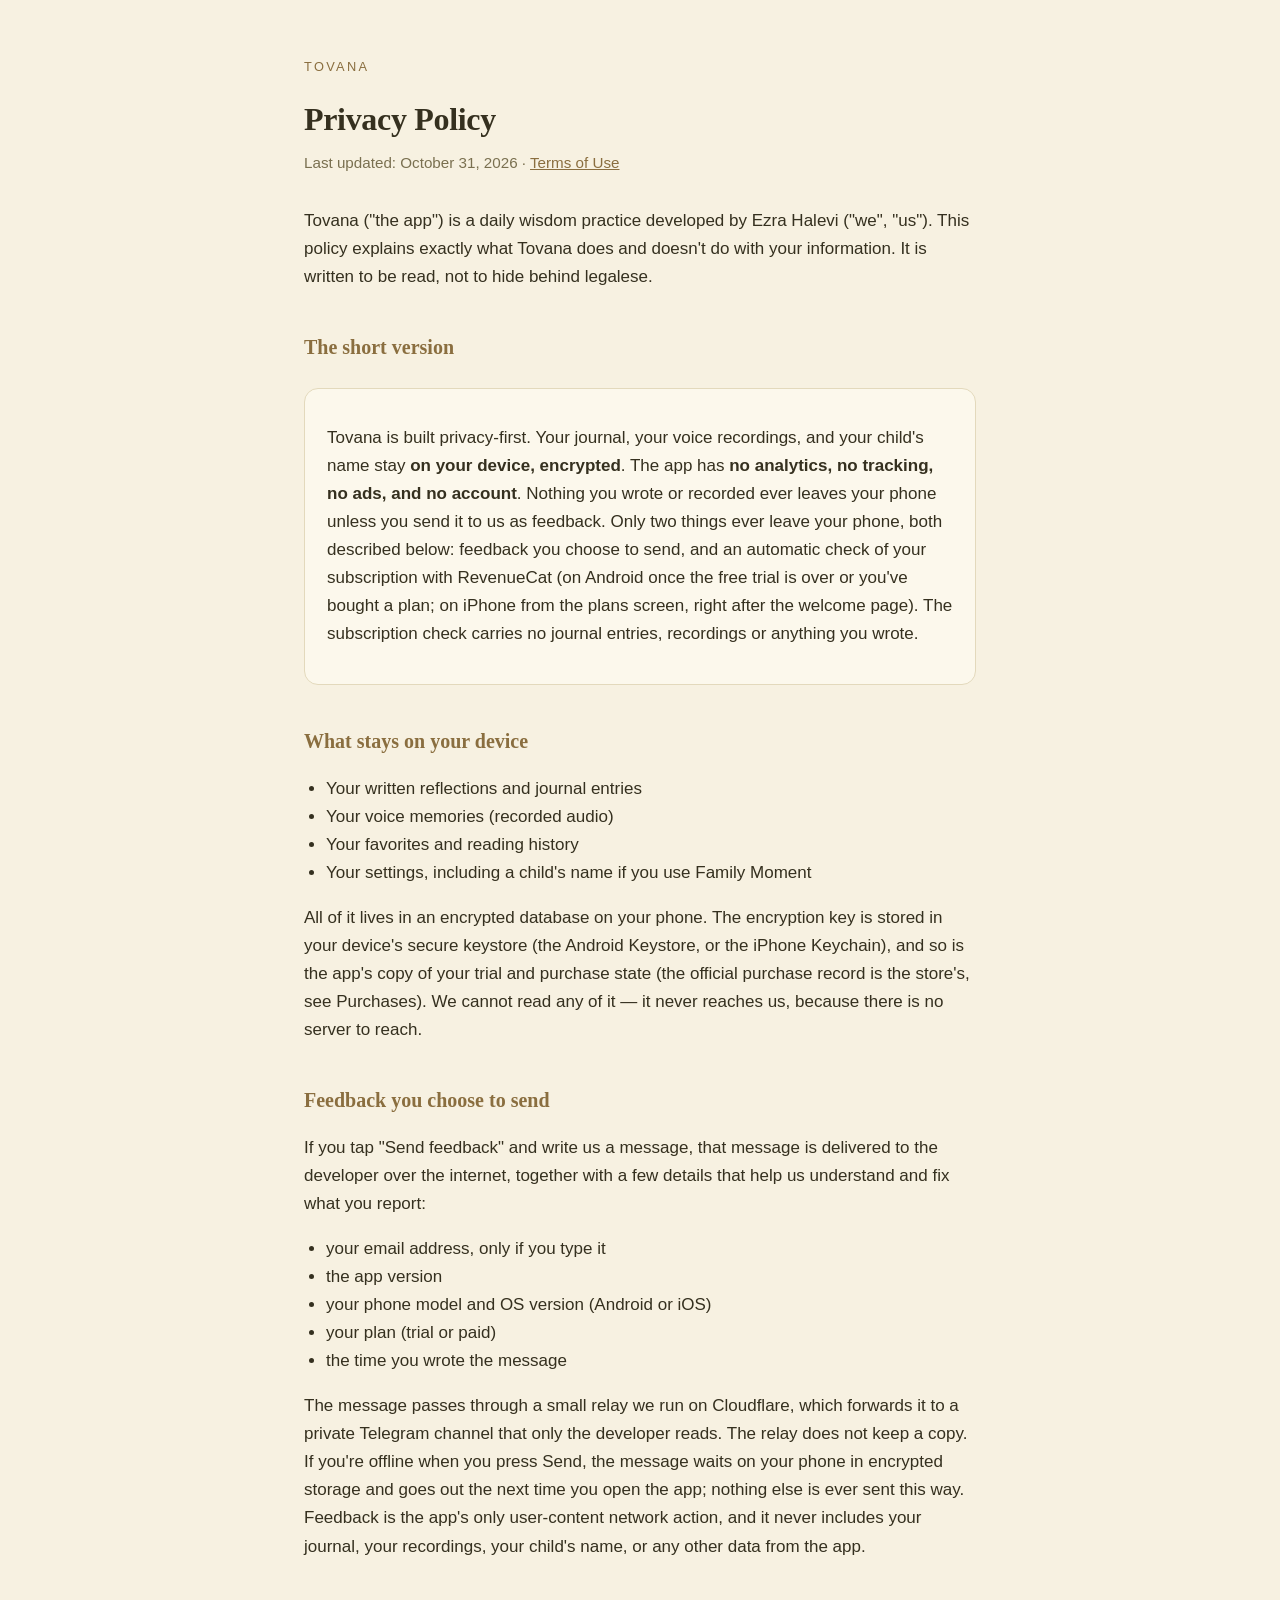
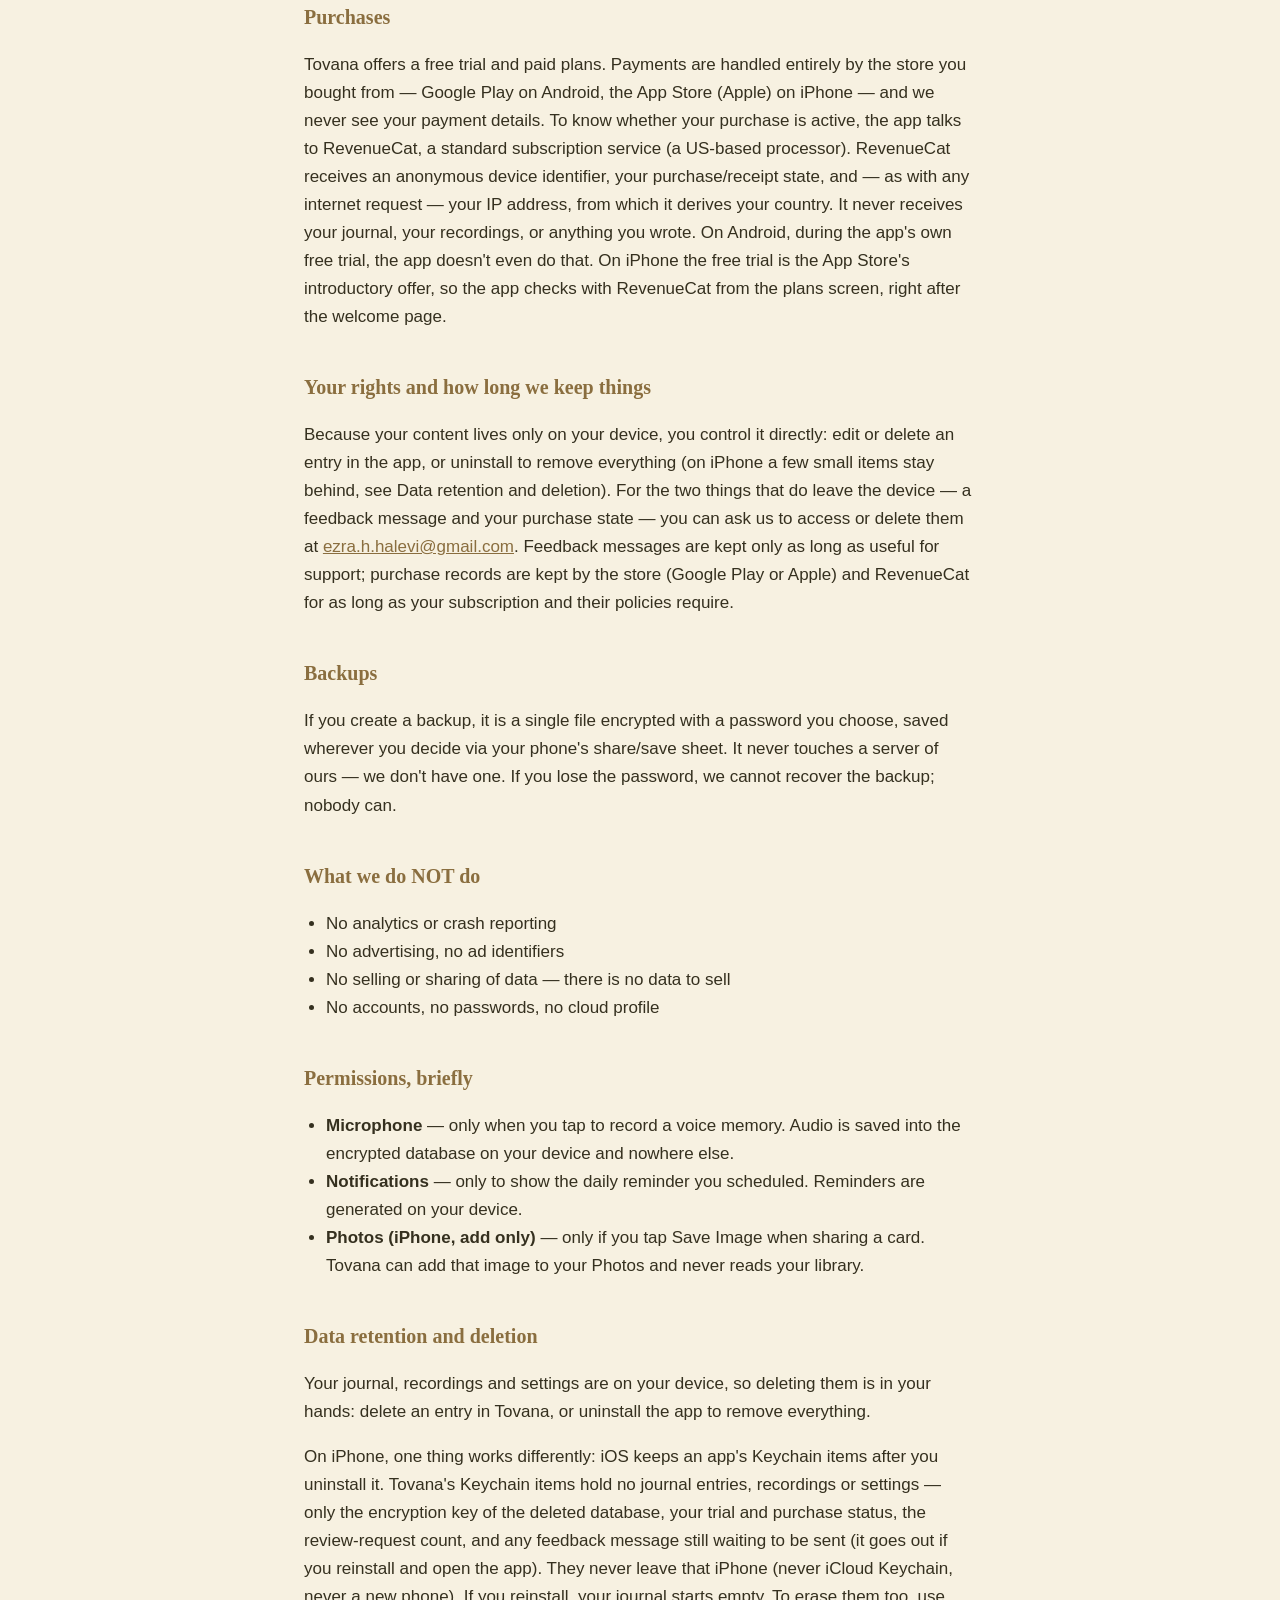
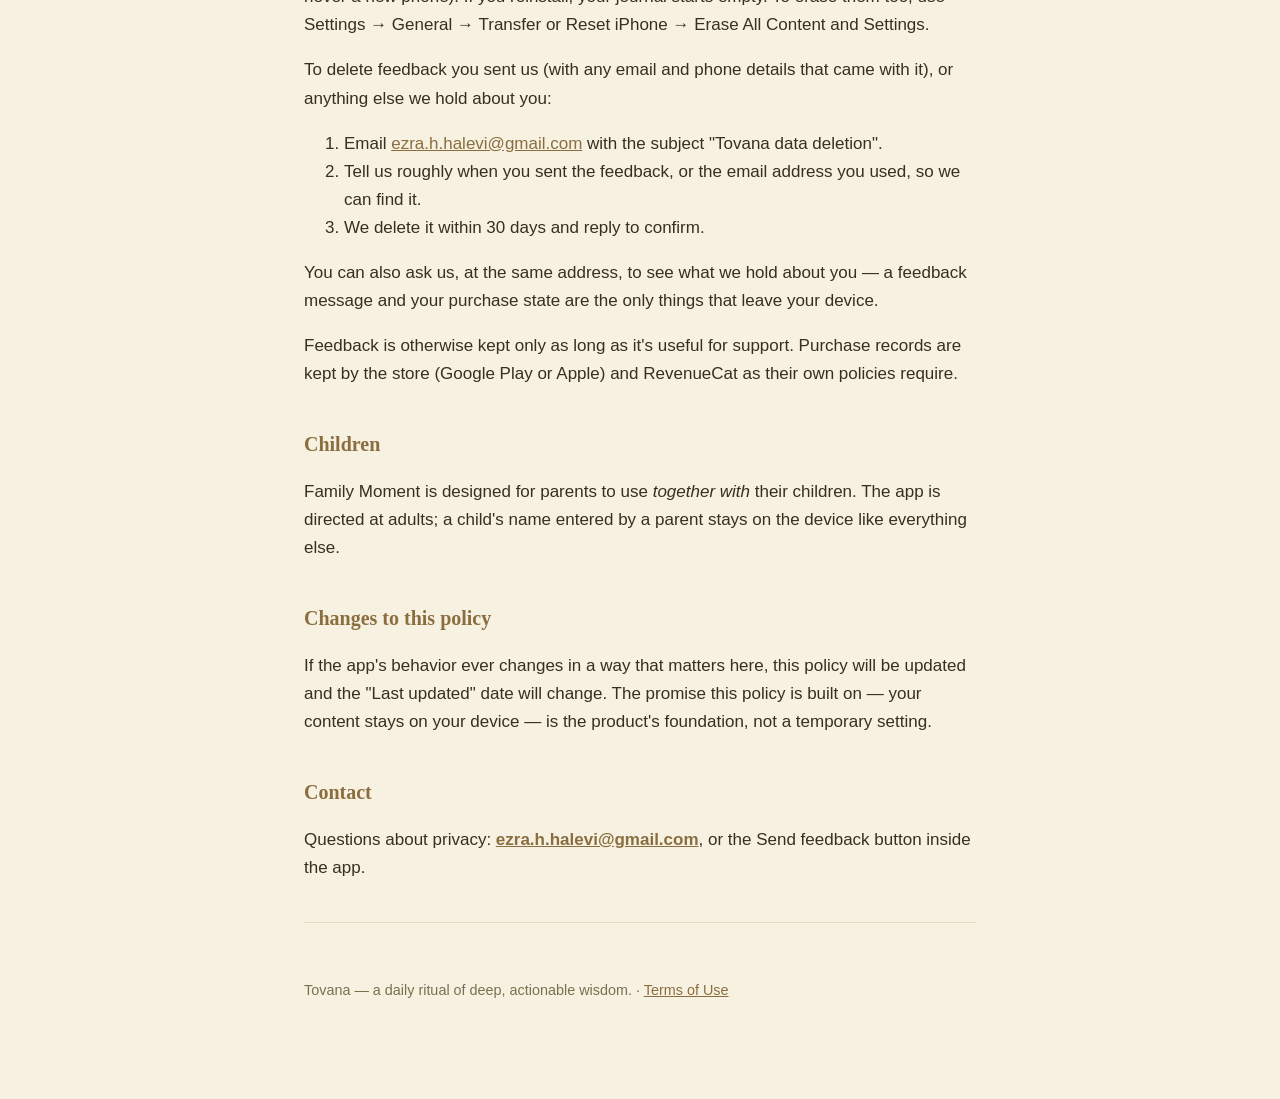
<file: index.html>
<!DOCTYPE html>
<html lang="en">
<head>
  <meta charset="utf-8">
  <meta name="viewport" content="width=device-width, initial-scale=1">
  <title>Privacy Policy — Tovana</title>
  <meta name="description" content="Privacy policy for Tovana, a daily wisdom practice. Privacy-first: your journal stays on your device, encrypted. No analytics, no tracking, no ads, no account.">
  <link rel="stylesheet" href="style.css">
</head>
<body>
<main>
  <p class="brand">Tovana</p>
  <h1>Privacy Policy</h1>
  <p class="updated">Last updated: October 31, 2026 · <a href="terms.html">Terms of Use</a></p>

  <p>Tovana ("the app") is a daily wisdom practice developed by Ezra Halevi ("we", "us"). This policy explains exactly what Tovana does and doesn't do with your information. It is written to be read, not to hide behind legalese.</p>

  <h2>The short version</h2>
  <div class="card">
    <p>Tovana is built privacy-first. Your journal, your voice recordings, and your child's name stay <strong>on your device, encrypted</strong>. The app has <strong>no analytics, no tracking, no ads, and no account</strong>. Nothing you wrote or recorded ever leaves your phone unless you send it to us as feedback. Only two things ever leave your phone, both described below: feedback you choose to send, and an automatic check of your subscription with RevenueCat (on Android once the free trial is over or you've bought a plan; on iPhone from the plans screen, right after the welcome page). The subscription check carries no journal entries, recordings or anything you wrote.</p>
  </div>

  <h2>What stays on your device</h2>
  <ul>
    <li>Your written reflections and journal entries</li>
    <li>Your voice memories (recorded audio)</li>
    <li>Your favorites and reading history</li>
    <li>Your settings, including a child's name if you use Family Moment</li>
  </ul>
  <p>All of it lives in an encrypted database on your phone. The encryption key is stored in your device's secure keystore (the Android Keystore, or the iPhone Keychain), and so is the app's copy of your trial and purchase state (the official purchase record is the store's, see Purchases). We cannot read any of it — it never reaches us, because there is no server to reach.</p>

  <h2>Feedback you choose to send</h2>
  <p>If you tap "Send feedback" and write us a message, that message is delivered to the developer over the internet, together with a few details that help us understand and fix what you report:</p>
  <ul>
    <li>your email address, only if you type it</li>
    <li>the app version</li>
    <li>your phone model and OS version (Android or iOS)</li>
    <li>your plan (trial or paid)</li>
    <li>the time you wrote the message</li>
  </ul>
  <p>The message passes through a small relay we run on Cloudflare, which forwards it to a private Telegram channel that only the developer reads. The relay does not keep a copy. If you're offline when you press Send, the message waits on your phone in encrypted storage and goes out the next time you open the app; nothing else is ever sent this way. Feedback is the app's only user-content network action, and it never includes your journal, your recordings, your child's name, or any other data from the app.</p>

  <h2>Purchases</h2>
  <p>Tovana offers a free trial and paid plans. Payments are handled entirely by the store you bought from — Google Play on Android, the App Store (Apple) on iPhone — and we never see your payment details. To know whether your purchase is active, the app talks to RevenueCat, a standard subscription service (a US-based processor). RevenueCat receives an anonymous device identifier, your purchase/receipt state, and — as with any internet request — your IP address, from which it derives your country. It never receives your journal, your recordings, or anything you wrote. On Android, during the app's own free trial, the app doesn't even do that. On iPhone the free trial is the App Store's introductory offer, so the app checks with RevenueCat from the plans screen, right after the welcome page.</p>

  <h2>Your rights and how long we keep things</h2>
  <p>Because your content lives only on your device, you control it directly: edit or delete an entry in the app, or uninstall to remove everything (on iPhone a few small items stay behind, see Data retention and deletion). For the two things that do leave the device — a feedback message and your purchase state — you can ask us to access or delete them at <a href="mailto:ezra.h.halevi@gmail.com">ezra.h.halevi@gmail.com</a>. Feedback messages are kept only as long as useful for support; purchase records are kept by the store (Google Play or Apple) and RevenueCat for as long as your subscription and their policies require.</p>

  <h2>Backups</h2>
  <p>If you create a backup, it is a single file encrypted with a password you choose, saved wherever you decide via your phone's share/save sheet. It never touches a server of ours — we don't have one. If you lose the password, we cannot recover the backup; nobody can.</p>

  <h2>What we do NOT do</h2>
  <ul>
    <li>No analytics or crash reporting</li>
    <li>No advertising, no ad identifiers</li>
    <li>No selling or sharing of data — there is no data to sell</li>
    <li>No accounts, no passwords, no cloud profile</li>
  </ul>

  <h2>Permissions, briefly</h2>
  <ul>
    <li><strong>Microphone</strong> — only when you tap to record a voice memory. Audio is saved into the encrypted database on your device and nowhere else.</li>
    <li><strong>Notifications</strong> — only to show the daily reminder you scheduled. Reminders are generated on your device.</li>
    <li><strong>Photos (iPhone, add only)</strong> — only if you tap Save Image when sharing a card. Tovana can add that image to your Photos and never reads your library.</li>
  </ul>

  <h2 id="delete">Data retention and deletion</h2>
  <p>Your journal, recordings and settings are on your device, so deleting them is in your hands: delete an entry in Tovana, or uninstall the app to remove everything.</p>
  <p>On iPhone, one thing works differently: iOS keeps an app's Keychain items after you uninstall it. Tovana's Keychain items hold no journal entries, recordings or settings — only the encryption key of the deleted database, your trial and purchase status, the review-request count, and any feedback message still waiting to be sent (it goes out if you reinstall and open the app). They never leave that iPhone (never iCloud Keychain, never a new phone). If you reinstall, your journal starts empty. To erase them too, use Settings → General → Transfer or Reset iPhone → Erase All Content and Settings.</p>
  <p>To delete feedback you sent us (with any email and phone details that came with it), or anything else we hold about you:</p>
  <ol>
    <li>Email <a href="mailto:ezra.h.halevi@gmail.com?subject=Tovana%20data%20deletion">ezra.h.halevi@gmail.com</a> with the subject "Tovana data deletion".</li>
    <li>Tell us roughly when you sent the feedback, or the email address you used, so we can find it.</li>
    <li>We delete it within 30 days and reply to confirm.</li>
  </ol>
  <p>You can also ask us, at the same address, to see what we hold about you — a feedback message and your purchase state are the only things that leave your device.</p>
  <p>Feedback is otherwise kept only as long as it's useful for support. Purchase records are kept by the store (Google Play or Apple) and RevenueCat as their own policies require.</p>

  <h2>Children</h2>
  <p>Family Moment is designed for parents to use <em>together with</em> their children. The app is directed at adults; a child's name entered by a parent stays on the device like everything else.</p>

  <h2>Changes to this policy</h2>
  <p>If the app's behavior ever changes in a way that matters here, this policy will be updated and the "Last updated" date will change. The promise this policy is built on — your content stays on your device — is the product's foundation, not a temporary setting.</p>

  <h2>Contact</h2>
  <p>Questions about privacy: <strong><a href="mailto:ezra.h.halevi@gmail.com">ezra.h.halevi@gmail.com</a></strong>, or the Send feedback button inside the app.</p>

  <hr class="divider">
  <footer>Tovana — a daily ritual of deep, actionable wisdom. · <a href="terms.html">Terms of Use</a></footer>
</main>
</body>
</html>
</file>
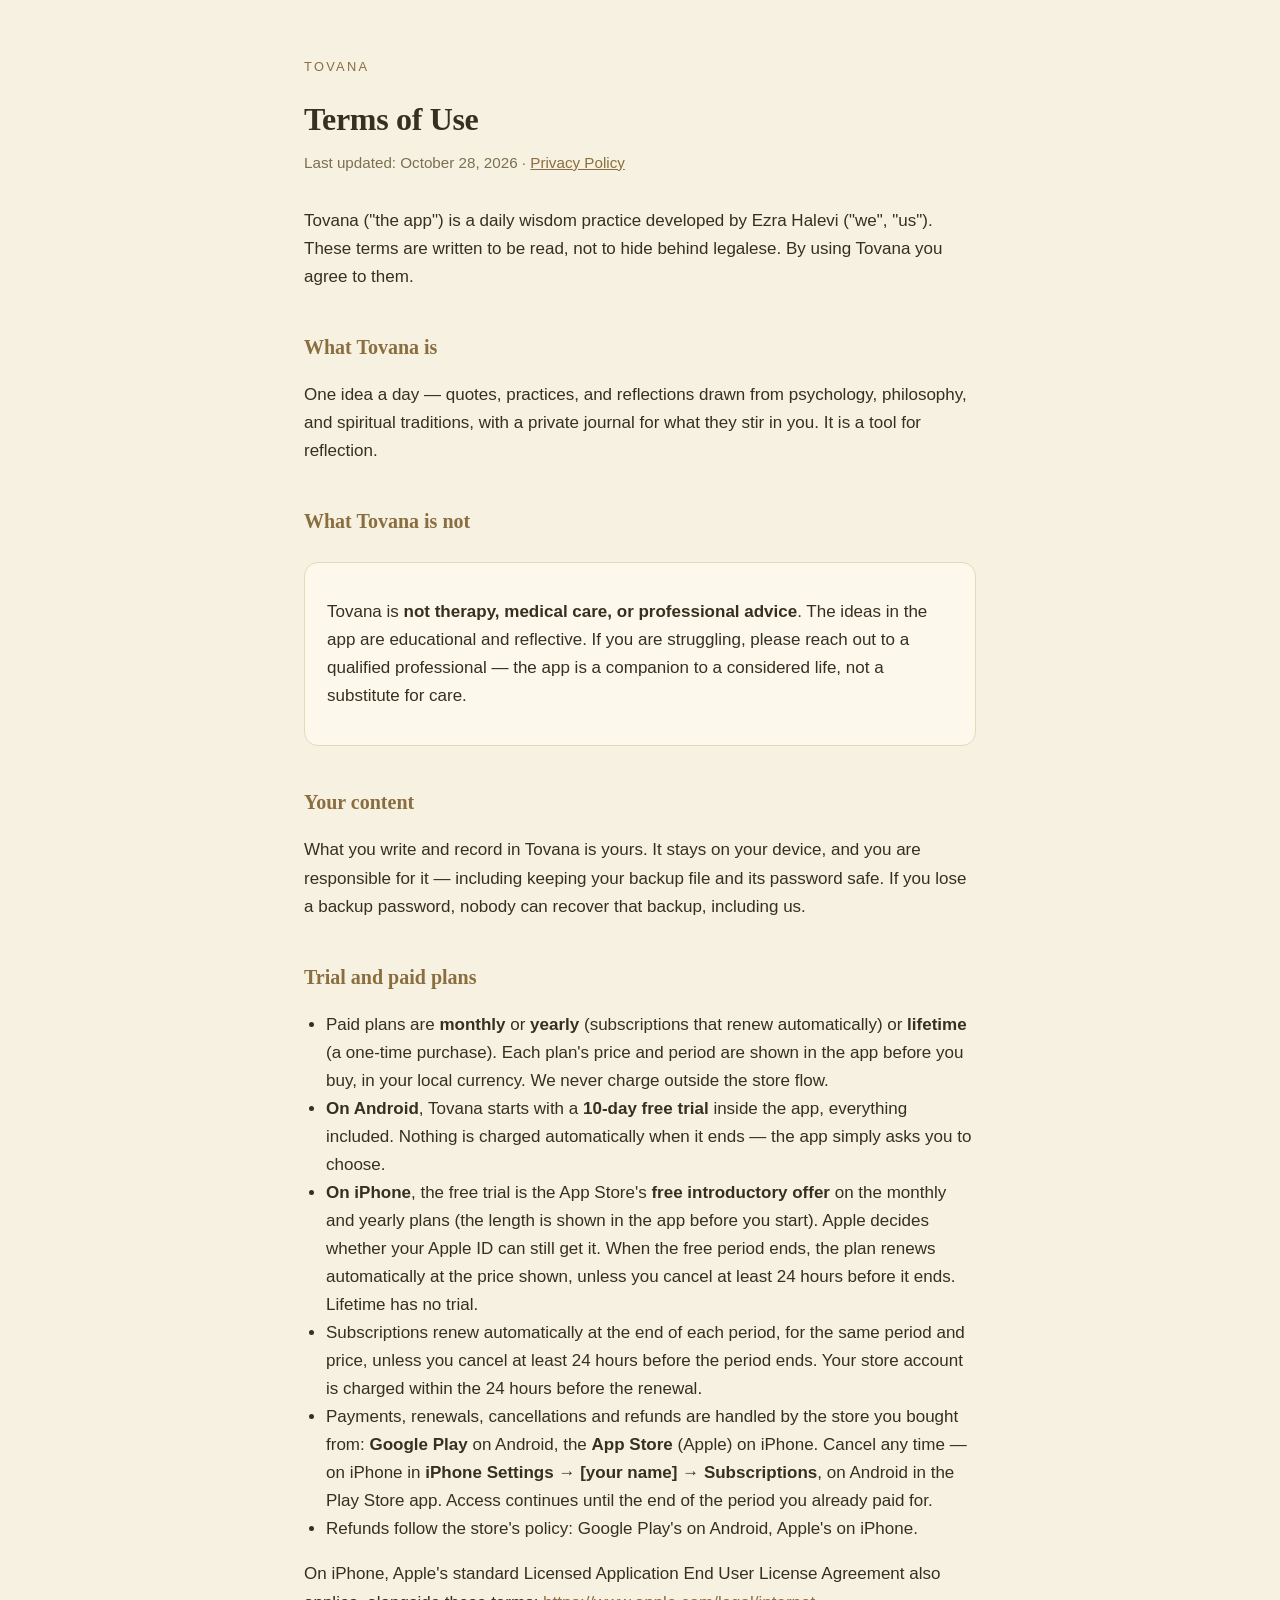
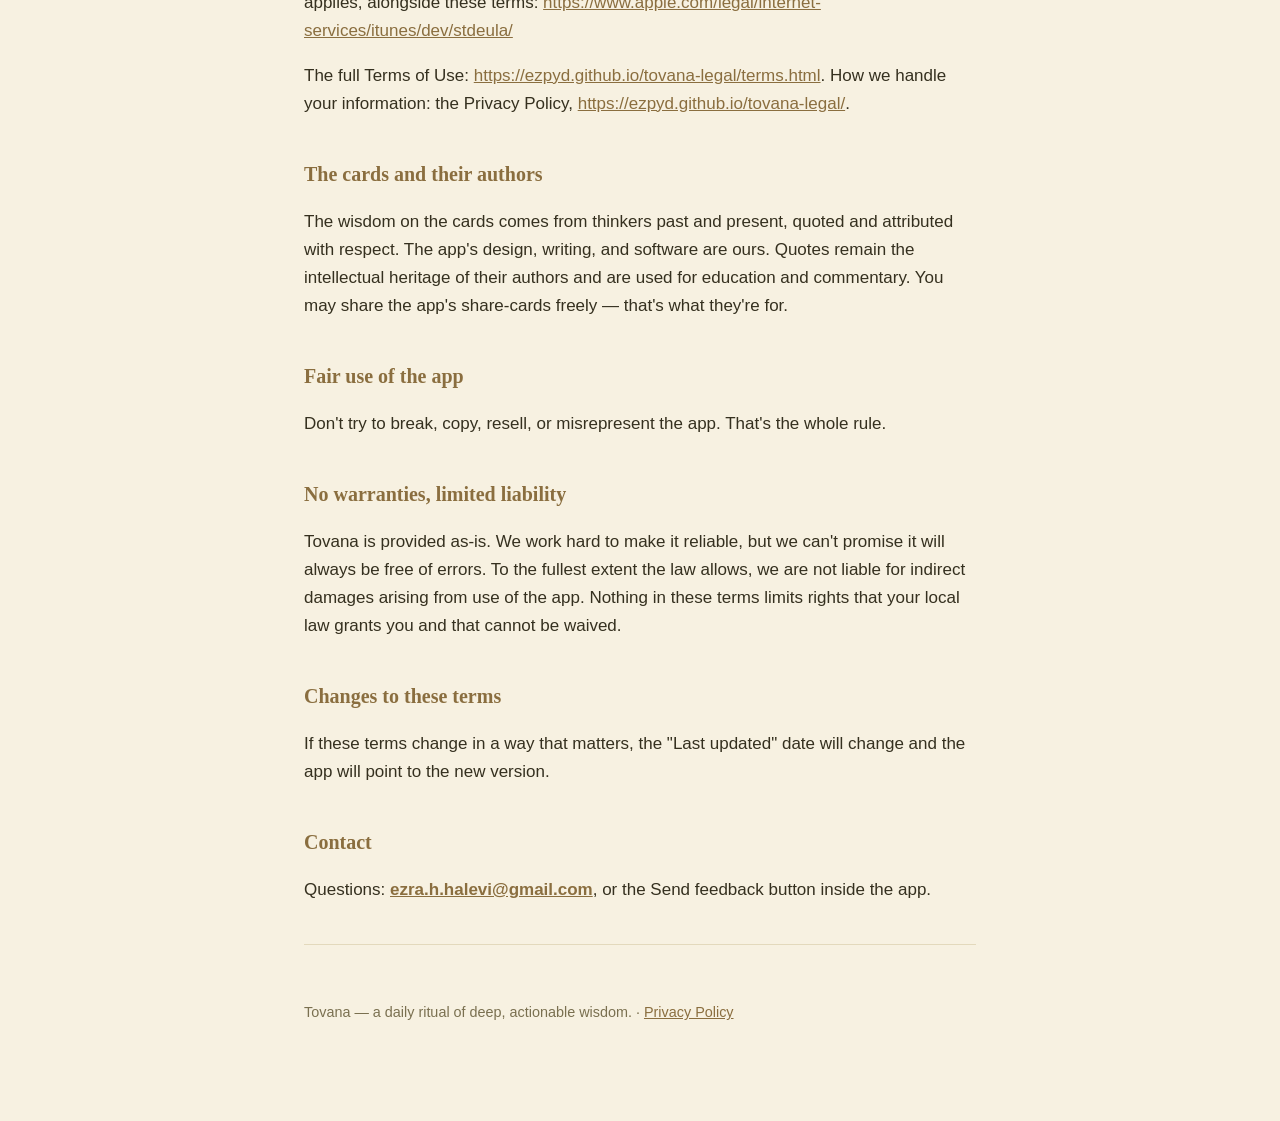
<file: terms.html>
<!DOCTYPE html>
<html lang="en">
<head>
  <meta charset="utf-8">
  <meta name="viewport" content="width=device-width, initial-scale=1">
  <title>Terms of Use — Tovana</title>
  <meta name="description" content="Terms of use for Tovana, a daily wisdom practice: free trial, plans, your content, and what the app is and isn&#x27;t.">
  <link rel="stylesheet" href="style.css">
</head>
<body>
<main>
  <p class="brand">Tovana</p>
  <h1>Terms of Use</h1>
  <p class="updated">Last updated: October 28, 2026 · <a href="index.html">Privacy Policy</a></p>

  <p>Tovana ("the app") is a daily wisdom practice developed by Ezra Halevi ("we", "us"). These terms are written to be read, not to hide behind legalese. By using Tovana you agree to them.</p>

  <h2>What Tovana is</h2>
  <p>One idea a day — quotes, practices, and reflections drawn from psychology, philosophy, and spiritual traditions, with a private journal for what they stir in you. It is a tool for reflection.</p>

  <h2>What Tovana is not</h2>
  <div class="card">
    <p>Tovana is <strong>not therapy, medical care, or professional advice</strong>. The ideas in the app are educational and reflective. If you are struggling, please reach out to a qualified professional — the app is a companion to a considered life, not a substitute for care.</p>
  </div>

  <h2>Your content</h2>
  <p>What you write and record in Tovana is yours. It stays on your device, and you are responsible for it — including keeping your backup file and its password safe. If you lose a backup password, nobody can recover that backup, including us.</p>

  <h2>Trial and paid plans</h2>
  <ul>
    <li>Paid plans are <strong>monthly</strong> or <strong>yearly</strong> (subscriptions that renew automatically) or <strong>lifetime</strong> (a one-time purchase). Each plan's price and period are shown in the app before you buy, in your local currency. We never charge outside the store flow.</li>
    <li><strong>On Android</strong>, Tovana starts with a <strong>10-day free trial</strong> inside the app, everything included. Nothing is charged automatically when it ends — the app simply asks you to choose.</li>
    <li><strong>On iPhone</strong>, the free trial is the App Store's <strong>free introductory offer</strong> on the monthly and yearly plans (the length is shown in the app before you start). Apple decides whether your Apple ID can still get it. When the free period ends, the plan renews automatically at the price shown, unless you cancel at least 24 hours before it ends. Lifetime has no trial.</li>
    <li>Subscriptions renew automatically at the end of each period, for the same period and price, unless you cancel at least 24 hours before the period ends. Your store account is charged within the 24 hours before the renewal.</li>
    <li>Payments, renewals, cancellations and refunds are handled by the store you bought from: <strong>Google Play</strong> on Android, the <strong>App Store</strong> (Apple) on iPhone. Cancel any time — on iPhone in <strong>iPhone Settings → [your name] → Subscriptions</strong>, on Android in the Play Store app. Access continues until the end of the period you already paid for.</li>
    <li>Refunds follow the store's policy: Google Play's on Android, Apple's on iPhone.</li>
  </ul>
  <p>On iPhone, Apple's standard Licensed Application End User License Agreement also applies, alongside these terms: <a href="https://www.apple.com/legal/internet-services/itunes/dev/stdeula/">https://www.apple.com/legal/internet-services/itunes/dev/stdeula/</a></p>
  <p>The full Terms of Use: <a href="https://ezpyd.github.io/tovana-legal/terms.html">https://ezpyd.github.io/tovana-legal/terms.html</a>. How we handle your information: the Privacy Policy, <a href="https://ezpyd.github.io/tovana-legal/">https://ezpyd.github.io/tovana-legal/</a>.</p>

  <h2>The cards and their authors</h2>
  <p>The wisdom on the cards comes from thinkers past and present, quoted and attributed with respect. The app's design, writing, and software are ours. Quotes remain the intellectual heritage of their authors and are used for education and commentary. You may share the app's share-cards freely — that's what they're for.</p>

  <h2>Fair use of the app</h2>
  <p>Don't try to break, copy, resell, or misrepresent the app. That's the whole rule.</p>

  <h2>No warranties, limited liability</h2>
  <p>Tovana is provided as-is. We work hard to make it reliable, but we can't promise it will always be free of errors. To the fullest extent the law allows, we are not liable for indirect damages arising from use of the app. Nothing in these terms limits rights that your local law grants you and that cannot be waived.</p>

  <h2>Changes to these terms</h2>
  <p>If these terms change in a way that matters, the "Last updated" date will change and the app will point to the new version.</p>

  <h2>Contact</h2>
  <p>Questions: <strong><a href="mailto:ezra.h.halevi@gmail.com">ezra.h.halevi@gmail.com</a></strong>, or the Send feedback button inside the app.</p>

  <hr class="divider">
  <footer>Tovana — a daily ritual of deep, actionable wisdom. · <a href="index.html">Privacy Policy</a></footer>
</main>
</body>
</html>
</file>
<file: style.css>
:root {
  --paper: #F7F1E1;
  --paper-high: #FCF8EC;
  --ink: #35301F;
  --ink-muted: #7A7050;
  --gold: #8A6E3F;
  --outline: #E3D9BC;
}
* { box-sizing: border-box; }
html { -webkit-text-size-adjust: 100%; }
body {
  margin: 0;
  background: var(--paper);
  color: var(--ink);
  font-family: -apple-system, BlinkMacSystemFont, "Segoe UI", Roboto, Helvetica, Arial, sans-serif;
  line-height: 1.65;
  font-size: 17px;
}
main {
  max-width: 720px;
  margin: 0 auto;
  padding: 56px 24px 96px;
}
.brand {
  font-size: 0.8rem;
  letter-spacing: 0.18em;
  text-transform: uppercase;
  color: var(--gold);
  margin: 0 0 16px;
}
h1 {
  font-family: Georgia, "Times New Roman", serif;
  font-size: 2rem;
  margin: 0 0 4px;
  letter-spacing: -0.01em;
}
.updated { color: var(--ink-muted); font-size: 0.95rem; margin: 0 0 32px; }
h2 {
  font-family: Georgia, "Times New Roman", serif;
  font-size: 1.25rem;
  margin: 40px 0 10px;
  color: var(--gold);
}
p, li { color: var(--ink); }
strong { color: var(--ink); }
ul { padding-left: 22px; }
a { color: var(--gold); }
.divider {
  border: none;
  border-top: 1px solid var(--outline);
  margin: 40px 0;
}
.card {
  background: var(--paper-high);
  border: 1px solid var(--outline);
  border-radius: 14px;
  padding: 18px 22px;
  margin: 24px 0;
}
footer {
  color: var(--ink-muted);
  font-size: 0.9rem;
  margin-top: 56px;
}
</file>
